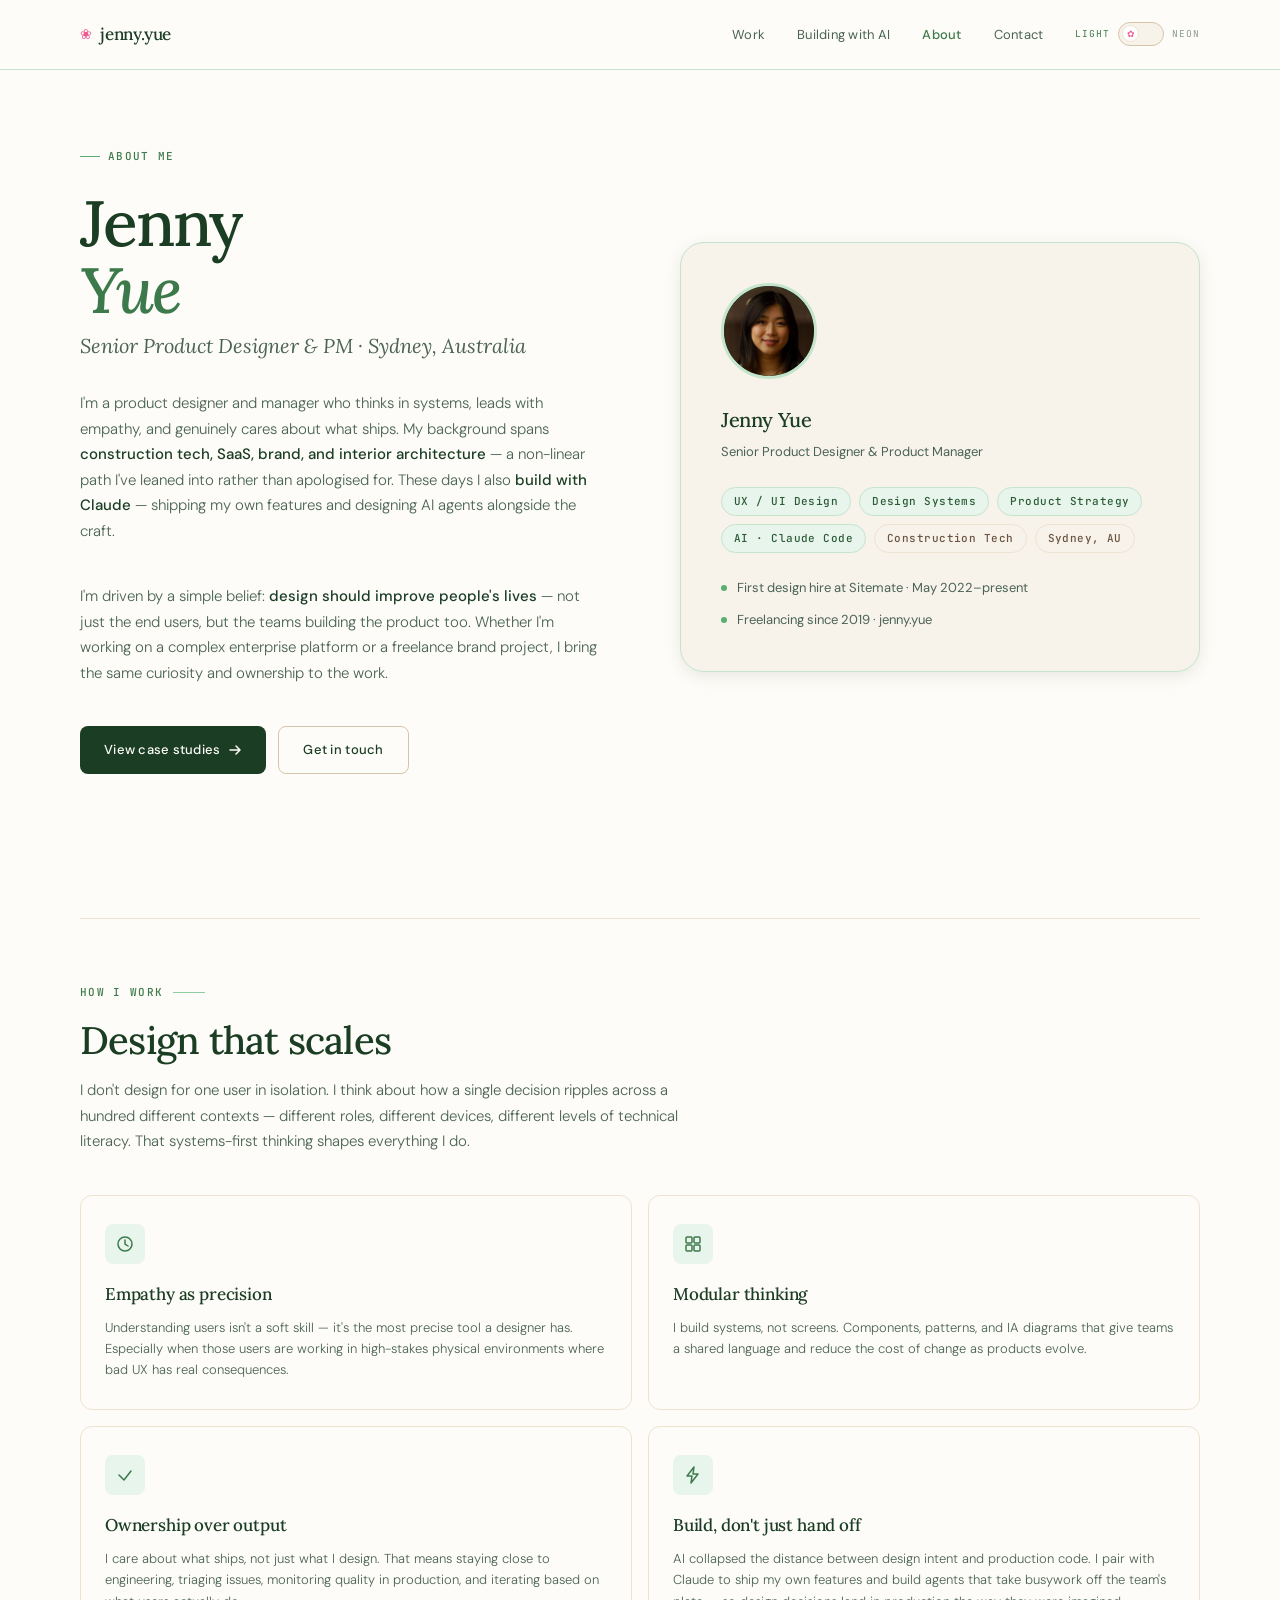
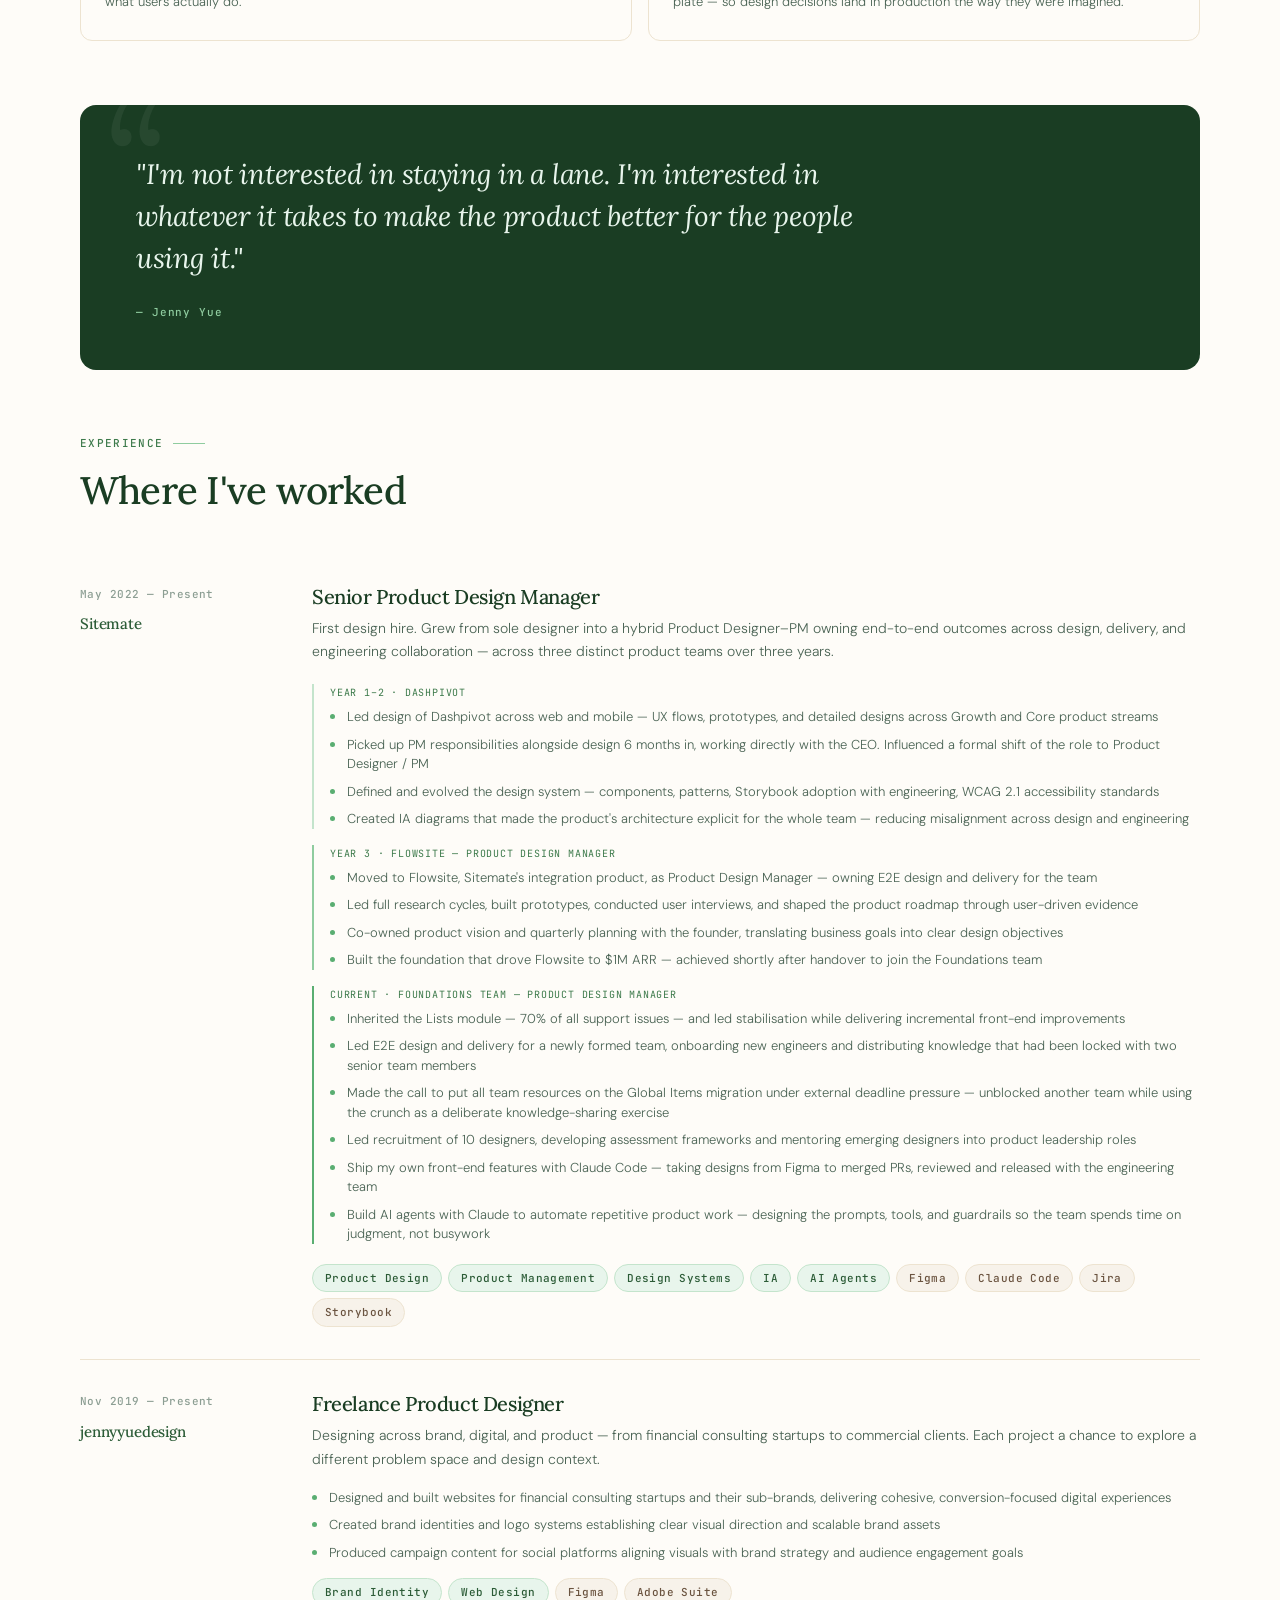
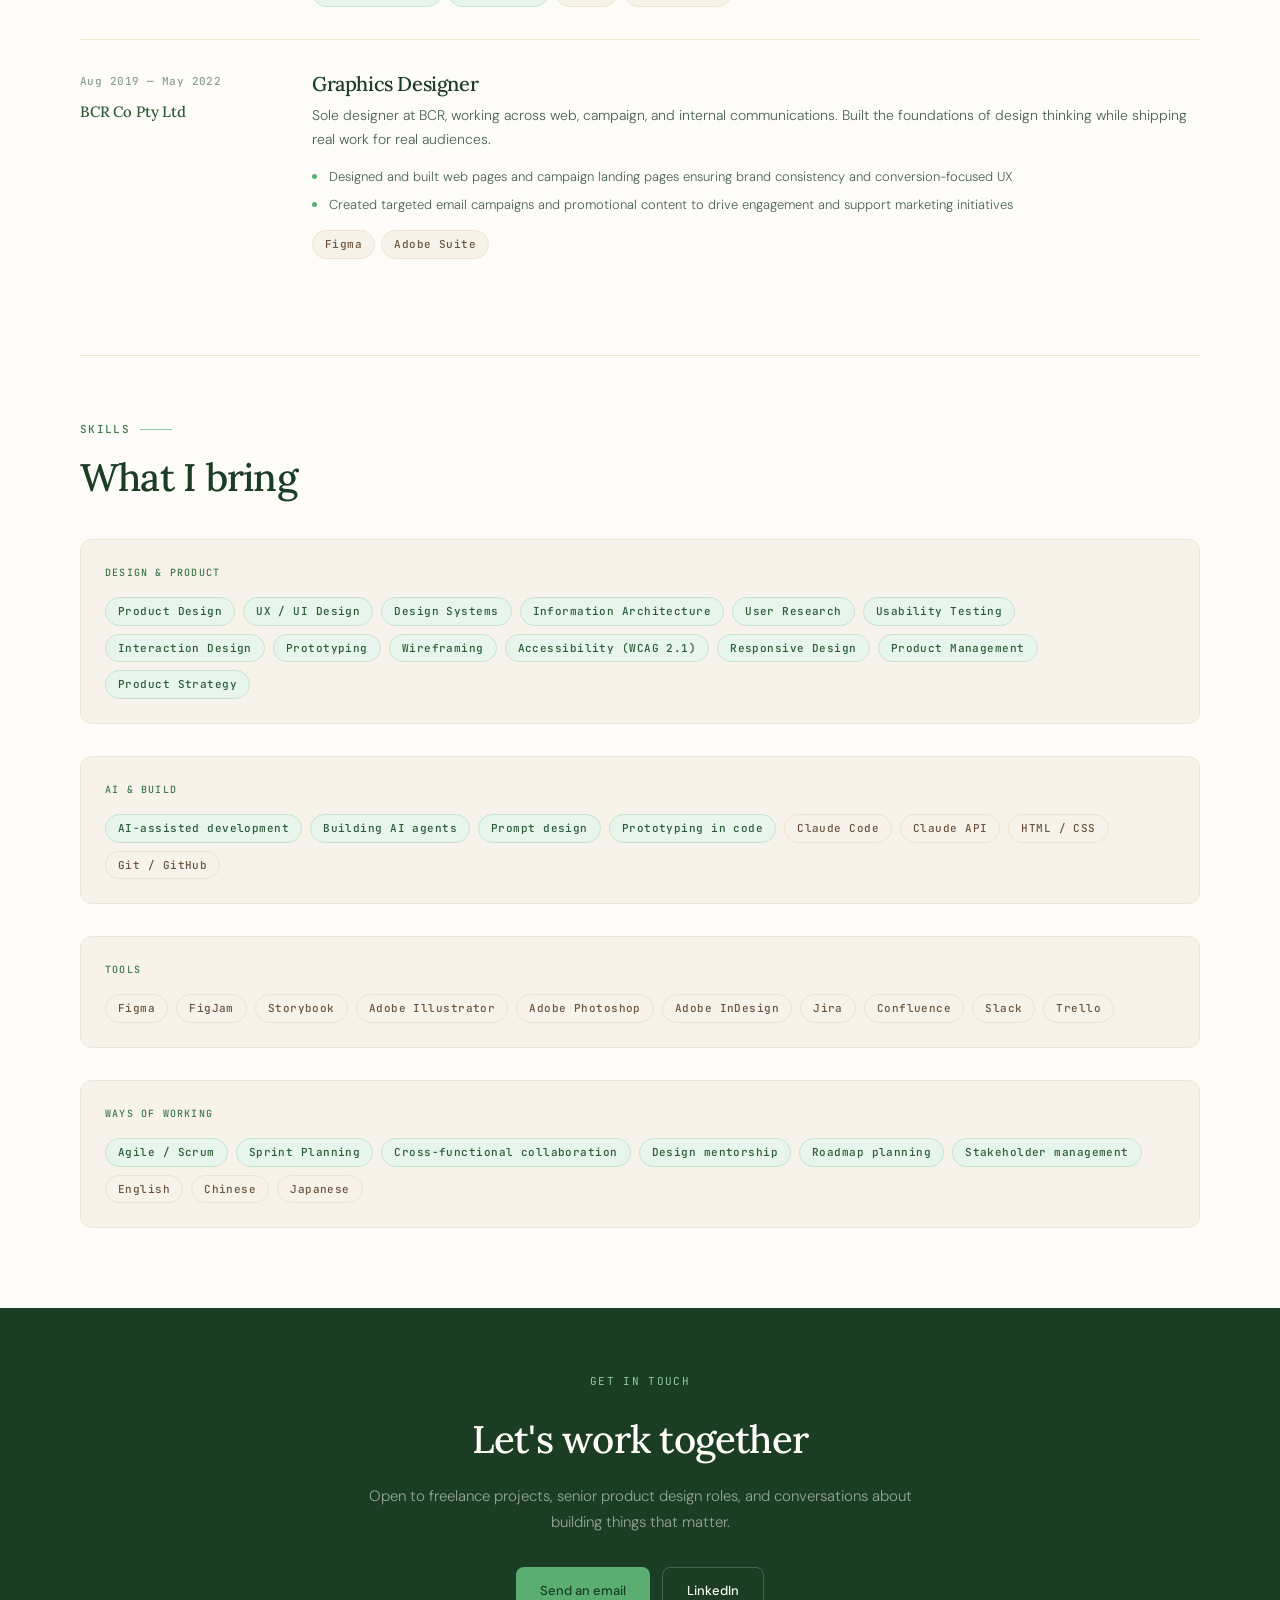
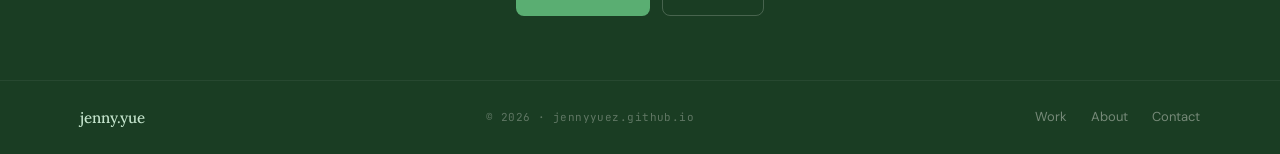
<file: about.html>
<!DOCTYPE html>
<html lang="en">
<head>
<meta charset="UTF-8">
<meta name="viewport" content="width=device-width, initial-scale=1.0">
<title>About — jenny.yue</title>
<link rel="preconnect" href="https://fonts.googleapis.com">
<link rel="preconnect" href="https://fonts.gstatic.com" crossorigin>
<link href="https://fonts.googleapis.com/css2?family=Lora:ital,wght@0,400;0,500;0,600;1,400;1,500&family=DM+Sans:opsz,wght@9..40,300;9..40,400;9..40,500&family=JetBrains+Mono:wght@400;500&display=swap" rel="stylesheet">
<style>
  /* ── Canopie tokens ── */
  :root {
    --canopy-100: #E8F5EC;
    --canopy-200: #C4E4CC;
    --canopy-300: #8FCC9F;
    --canopy-400: #5AAE72;
    --canopy-500: #3D7A4B;
    --canopy-600: #2C5C37;
    --canopy-700: #1A3D23;

    --soil-100: #F7F2EA;
    --soil-200: #EDE3D0;
    --soil-300: #D4C4A8;
    --soil-400: #B09A7A;
    --soil-500: #8C7355;
    --soil-600: #6B5440;
    --soil-700: #3D2E22;

    --bloom-400: #EE5A90;
    --bloom-500: #D93872;

    --sun-300: #FFD54F;
    --sun-500: #FFB300;

    --bg-base: #FEFCF8;
    --bg-subtle: #F7F2EA;
    --bg-overlay: #EDE3D0;
    --bg-inverse: #1A3D23;

    --text-primary: #1A3D23;
    --text-secondary: #4A6354;
    --text-tertiary: #8C9E93;
    --text-inverse: #FEFCF8;
    --text-disabled: #C4D0CA;

    --shadow-sm: 0 2px 6px rgba(26,61,35,0.08);
    --shadow-md: 0 4px 16px rgba(26,61,35,0.10);
    --shadow-lg: 0 8px 32px rgba(26,61,35,0.14);

    --radius-xs: 4px;
    --radius-sm: 8px;
    --radius-md: 12px;
    --radius-lg: 16px;
    --radius-xl: 24px;
    --radius-full: 9999px;

    --duration-fast: 150ms;
    --duration-normal: 250ms;
    --duration-slow: 400ms;
    --duration-leisurely: 600ms;

    --ease-default: cubic-bezier(0.4, 0, 0.2, 1);
    --ease-spring: cubic-bezier(0.34, 1.56, 0.64, 1);
    --ease-out: cubic-bezier(0, 0, 0.2, 1);

    --font-display: 'Lora', Georgia, serif;
    --font-body: 'DM Sans', 'Helvetica Neue', sans-serif;
    --font-mono: 'JetBrains Mono', monospace;
  }

  *, *::before, *::after { box-sizing: border-box; margin: 0; padding: 0; }
  html { scroll-behavior: smooth; }

  body {
    background: var(--bg-base);
    color: var(--text-primary);
    font-family: var(--font-body);
    font-size: 15px;
    line-height: 1.7;
    -webkit-font-smoothing: antialiased;
  }

  /* NAV */
  nav {
    position: fixed; top: 0; left: 0; right: 0; z-index: 100;
    padding: 20px 40px;
    background: rgba(254,252,248,0.92);
    backdrop-filter: blur(16px);
    border-bottom: 1px solid var(--canopy-200);
  }
  .nav-inner {
    max-width: 1120px; margin: 0 auto;
    display: flex; justify-content: space-between; align-items: center;
  }
  .nav-name {
    font-family: var(--font-display);
    font-size: 17px; font-weight: 500;
    color: var(--text-primary);
    text-decoration: none; letter-spacing: -0.01em;
  }
  .nav-links { display: flex; gap: 32px; list-style: none; }
  .nav-links a {
    font-size: 13px; color: var(--text-secondary);
    text-decoration: none; font-weight: 400;
    letter-spacing: 0.02em;
    transition: color var(--duration-fast) var(--ease-default);
  }
  .nav-links a:hover { color: var(--canopy-500); }
  .nav-links a.active { color: var(--canopy-500); font-weight: 500; }

  /* HERO */
  .hero {
    padding: 140px 40px 80px;
    max-width: 1200px; margin: 0 auto;
    display: grid; grid-template-columns: 1fr 1fr; gap: 80px; align-items: center;
  }
  .hero-left { }
  .hero-eyebrow {
    display: inline-flex; align-items: center; gap: 8px;
    font-family: var(--font-mono); font-size: 11px;
    font-weight: 500; letter-spacing: 0.12em; text-transform: uppercase;
    color: var(--canopy-500); margin-bottom: 24px;
  }
  .hero-eyebrow::before {
    content: ''; width: 20px; height: 1px; background: var(--canopy-400);
  }
  .hero-name {
    font-family: var(--font-display);
    font-size: clamp(3rem, 5vw, 5rem);
    font-weight: 500; line-height: 1.05;
    color: var(--text-primary);
    letter-spacing: -0.03em;
    margin-bottom: 8px;
  }
  .hero-name em {
    font-style: italic; color: var(--canopy-500);
  }
  .hero-role {
    font-family: var(--font-display);
    font-size: clamp(1rem, 2vw, 1.25rem);
    font-weight: 300; font-style: italic;
    color: var(--text-secondary);
    margin-bottom: 32px; line-height: 1.35;
  }
  .hero-bio {
    font-size: 15px; color: var(--text-secondary);
    line-height: 1.7; font-weight: 300;
    max-width: 520px; margin-bottom: 40px;
  }
  .hero-bio strong { color: var(--text-primary); font-weight: 500; }

  .hero-actions { display: flex; gap: 12px; flex-wrap: wrap; }
  .btn-primary {
    display: inline-flex; align-items: center; gap: 8px;
    background: var(--canopy-700); color: var(--text-inverse);
    text-decoration: none; padding: 12px 24px;
    font-size: 13px; font-weight: 500; letter-spacing: 0.02em;
    border-radius: var(--radius-sm);
    transition: background var(--duration-fast) var(--ease-default), transform var(--duration-fast) var(--ease-spring), box-shadow var(--duration-fast);
  }
  .btn-primary:hover {
    background: var(--canopy-600);
    transform: translateY(-1px);
    box-shadow: var(--shadow-md);
  }
  .btn-secondary {
    display: inline-flex; align-items: center; gap: 8px;
    background: transparent; color: var(--text-primary);
    text-decoration: none; padding: 12px 24px;
    font-size: 13px; font-weight: 500; letter-spacing: 0.02em;
    border-radius: var(--radius-sm);
    border: 1px solid var(--soil-300);
    transition: all var(--duration-fast) var(--ease-default);
  }
  .btn-secondary:hover {
    background: var(--bg-subtle);
    border-color: var(--canopy-300);
    color: var(--canopy-600);
  }

  /* AVATAR + CARD */
  .hero-right { position: relative; }
  .profile-card {
    background: var(--bg-subtle);
    border: 1px solid var(--canopy-200);
    border-radius: var(--radius-xl);
    padding: 40px;
    box-shadow: var(--shadow-md);
  }
  .avatar-ring {
    width: 96px; height: 96px;
    border-radius: var(--radius-full);
    background: var(--canopy-700);
    display: flex; align-items: center; justify-content: center;
    margin-bottom: 24px;
    font-family: var(--font-display);
    font-size: 2.5rem; font-weight: 500;
    color: var(--canopy-100);
    letter-spacing: -0.02em;
    border: 3px solid var(--canopy-200);
    overflow: hidden;
  }
  .avatar-ring img {
    width: 100%; height: 100%;
    object-fit: cover;
    border-radius: var(--radius-full);
  }
  .profile-name {
    font-family: var(--font-display);
    font-size: 20px; font-weight: 500;
    color: var(--text-primary); margin-bottom: 4px;
    letter-spacing: -0.02em;
  }
  .profile-title {
    font-size: 13px; color: var(--text-secondary);
    margin-bottom: 24px; font-weight: 400;
  }
  .profile-tags { display: flex; flex-wrap: wrap; gap: 8px; margin-bottom: 24px; }
  .tag {
    font-family: var(--font-mono);
    font-size: 11px; font-weight: 500;
    padding: 4px 12px;
    border-radius: var(--radius-full);
    border: 1px solid;
    letter-spacing: 0.04em;
  }
  .tag-green { background: var(--canopy-100); color: var(--canopy-600); border-color: var(--canopy-200); }
  .tag-soil { background: var(--soil-100); color: var(--soil-600); border-color: var(--soil-200); }
  .profile-meta { display: flex; flex-direction: column; gap: 10px; }
  .profile-meta-row {
    display: flex; align-items: center; gap: 10px;
    font-size: 13px; color: var(--text-secondary);
  }
  .meta-dot {
    width: 6px; height: 6px; border-radius: var(--radius-full);
    background: var(--canopy-400); flex-shrink: 0;
  }

  /* MAIN */
  main { max-width: 1200px; margin: 0 auto; padding: 0 40px 80px; }

  /* DIVIDER */
  .section-divider {
    height: 1px; background: var(--soil-200);
    margin: 64px 0;
  }

  /* SECTION LABELS */
  .section-eyebrow {
    font-family: var(--font-mono); font-size: 11px;
    font-weight: 500; letter-spacing: 0.12em; text-transform: uppercase;
    color: var(--canopy-500); margin-bottom: 16px;
    display: flex; align-items: center; gap: 10px;
  }
  .section-eyebrow::after {
    content: ''; flex: 0 0 32px; height: 1px; background: var(--canopy-300);
  }
  .section-heading {
    font-family: var(--font-display);
    font-size: clamp(1.8rem, 3vw, 2.5rem);
    font-weight: 500; line-height: 1.15;
    color: var(--text-primary); letter-spacing: -0.02em;
    margin-bottom: 16px;
  }
  .section-body {
    font-size: 15px; color: var(--text-secondary);
    line-height: 1.7; font-weight: 300; max-width: 640px;
    margin-bottom: 16px;
  }
  .section-body strong { color: var(--text-primary); font-weight: 500; }

  /* PHILOSOPHY */
  .philosophy-grid { display: grid; grid-template-columns: 1fr 1fr; gap: 16px; margin-top: 40px; }
  .philosophy-card {
    background: var(--bg-base);
    border: 1px solid var(--soil-200);
    border-radius: var(--radius-md);
    padding: 28px 24px;
    transition: box-shadow var(--duration-normal) var(--ease-default), transform var(--duration-normal) var(--ease-spring), border-color var(--duration-normal);
  }
  .philosophy-card:hover {
    box-shadow: var(--shadow-md);
    transform: translateY(-2px);
    border-color: var(--canopy-200);
  }
  .philosophy-icon {
    width: 40px; height: 40px;
    background: var(--canopy-100);
    border-radius: var(--radius-sm);
    display: flex; align-items: center; justify-content: center;
    margin-bottom: 16px;
  }
  .philosophy-icon svg { width: 20px; height: 20px; }
  .philosophy-title {
    font-family: var(--font-display);
    font-size: 17px; font-weight: 500;
    color: var(--text-primary); margin-bottom: 8px;
    letter-spacing: -0.01em;
  }
  .philosophy-text {
    font-size: 13px; color: var(--text-secondary);
    line-height: 1.65; font-weight: 300;
  }

  /* EXPERIENCE */
  .experience-list { display: flex; flex-direction: column; gap: 0; margin-top: 40px; }
  .exp-item {
    display: grid; grid-template-columns: 200px 1fr;
    gap: 32px; padding: 32px 0;
    border-bottom: 1px solid var(--soil-200);
    opacity: 0; transform: translateY(16px);
    transition: opacity var(--duration-leisurely) var(--ease-out), transform var(--duration-leisurely) var(--ease-out);
  }
  .exp-item.visible { opacity: 1; transform: translateY(0); }
  .exp-item:last-child { border-bottom: none; }
  .exp-left { }
  .exp-period {
    font-family: var(--font-mono); font-size: 11px;
    color: var(--text-tertiary); letter-spacing: 0.04em;
    margin-bottom: 8px; font-weight: 500;
  }
  .exp-company {
    font-family: var(--font-display);
    font-size: 15px; font-weight: 500;
    color: var(--canopy-600); letter-spacing: -0.01em;
  }
  .exp-right { }
  .exp-role {
    font-family: var(--font-display);
    font-size: 20px; font-weight: 500;
    color: var(--text-primary); letter-spacing: -0.02em;
    margin-bottom: 8px; line-height: 1.2;
  }
  .exp-desc {
    font-size: 14px; color: var(--text-secondary);
    line-height: 1.7; font-weight: 300; margin-bottom: 16px;
  }
  .exp-highlights { display: flex; flex-direction: column; gap: 8px; }
  .exp-highlight {
    display: flex; gap: 12px; align-items: flex-start;
    font-size: 13px; color: var(--text-secondary);
    line-height: 1.5; font-weight: 300;
  }
  .highlight-dot {
    width: 5px; height: 5px; border-radius: var(--radius-full);
    background: var(--canopy-400); flex-shrink: 0; margin-top: 7px;
  }
  .exp-tags { display: flex; flex-wrap: wrap; gap: 6px; margin-top: 16px; }

  /* SKILLS */
  .skills-grid { display: flex; flex-direction: column; gap: 32px; margin-top: 40px; }
  .skill-group {
    background: var(--bg-subtle);
    border: 1px solid var(--soil-200);
    border-radius: var(--radius-md);
    padding: 24px;
  }
  .skill-group-label {
    font-family: var(--font-mono); font-size: 10px;
    font-weight: 500; letter-spacing: 0.12em; text-transform: uppercase;
    color: var(--canopy-500); margin-bottom: 16px;
  }
  .skill-badges { display: flex; flex-wrap: wrap; gap: 8px; }

  /* PULLQUOTE */
  .pullquote {
    background: var(--canopy-700);
    border-radius: var(--radius-lg);
    padding: 48px 56px;
    margin: 64px 0;
    position: relative; overflow: hidden;
  }
  .pullquote::before {
    content: '\201C';
    font-family: var(--font-display);
    font-size: 160px; font-weight: 300;
    color: rgba(255,255,255,0.06);
    position: absolute; top: -20px; left: 24px;
    line-height: 1; pointer-events: none;
  }
  .pullquote-text {
    font-family: var(--font-display);
    font-size: clamp(1.2rem, 2.5vw, 1.75rem);
    font-style: italic; font-weight: 300;
    color: var(--canopy-100);
    line-height: 1.5; letter-spacing: -0.01em;
    position: relative; z-index: 1;
    max-width: 720px;
  }
  .pullquote-attr {
    font-family: var(--font-mono);
    font-size: 11px; letter-spacing: 0.08em;
    color: var(--canopy-300);
    margin-top: 24px; font-weight: 500;
    position: relative; z-index: 1;
  }

  /* EDUCATION */
  .education-card {
    background: var(--bg-subtle);
    border: 1px solid var(--soil-200);
    border-radius: var(--radius-md);
    padding: 32px; margin-top: 40px;
    display: flex; gap: 32px; align-items: flex-start;
  }
  .edu-icon {
    width: 48px; height: 48px; flex-shrink: 0;
    background: var(--canopy-100);
    border-radius: var(--radius-sm);
    display: flex; align-items: center; justify-content: center;
  }
  .edu-degree {
    font-family: var(--font-display);
    font-size: 17px; font-weight: 500;
    color: var(--text-primary); margin-bottom: 4px;
    letter-spacing: -0.01em;
  }
  .edu-school { font-size: 13px; color: var(--canopy-500); margin-bottom: 4px; font-weight: 500; }
  .edu-period { font-family: var(--font-mono); font-size: 11px; color: var(--text-tertiary); letter-spacing: 0.04em; }

  /* CONTACT STRIP */
  .contact-strip {
    background: var(--bg-inverse);
    padding: 64px 40px;
    text-align: center;
    margin-top: 0;
  }
  .contact-inner { max-width: 560px; margin: 0 auto; }
  .contact-label {
    font-family: var(--font-mono); font-size: 11px;
    letter-spacing: 0.12em; text-transform: uppercase;
    color: var(--canopy-300); margin-bottom: 16px;
  }
  .contact-heading {
    font-family: var(--font-display);
    font-size: clamp(1.8rem, 3vw, 2.5rem);
    font-weight: 500; color: var(--text-inverse);
    letter-spacing: -0.02em; margin-bottom: 12px;
  }
  .contact-sub {
    font-size: 15px; color: rgba(254,252,248,0.55);
    font-weight: 300; margin-bottom: 32px;
  }
  .contact-actions { display: flex; gap: 12px; justify-content: center; flex-wrap: wrap; }
  .contact-btn {
    display: inline-flex; align-items: center; gap: 8px;
    padding: 12px 24px; border-radius: var(--radius-sm);
    font-size: 13px; font-weight: 500; text-decoration: none;
    transition: all var(--duration-fast) var(--ease-default);
  }
  .contact-btn-primary {
    background: var(--canopy-400); color: var(--bg-inverse);
  }
  .contact-btn-primary:hover { background: var(--canopy-300); }
  .contact-btn-ghost {
    background: transparent; color: var(--text-inverse);
    border: 1px solid rgba(254,252,248,0.2);
  }
  .contact-btn-ghost:hover { border-color: rgba(254,252,248,0.5); background: rgba(254,252,248,0.05); }

  /* FOOTER */
  footer {
    background: var(--bg-inverse);
    border-top: 1px solid rgba(255,255,255,0.06);
    padding: 24px 40px;
  }
  .footer-inner {
    max-width: 1120px; margin: 0 auto;
    display: flex; justify-content: space-between; align-items: center;
  }
  .footer-name { font-family: var(--font-display); font-size: 15px; color: var(--canopy-200); font-weight: 500; }
  .footer-copy { font-family: var(--font-mono); font-size: 11px; color: rgba(254,252,248,0.3); letter-spacing: 0.04em; }
  .footer-links { display: flex; gap: 24px; }
  .footer-links a { font-size: 13px; color: rgba(254,252,248,0.4); text-decoration: none; transition: color var(--duration-fast); }
  .footer-links a:hover { color: var(--canopy-200); }

  /* ANIM */
  @keyframes fadeUp {
    from { opacity: 0; transform: translateY(20px); }
    to { opacity: 1; transform: translateY(0); }
  }
  .hero-left > * { animation: fadeUp var(--duration-leisurely) var(--ease-out) both; }
  .hero-eyebrow { animation-delay: 0.05s; }
  .hero-name    { animation-delay: 0.15s; }
  .hero-role    { animation-delay: 0.22s; }
  .hero-bio     { animation-delay: 0.30s; }
  .hero-actions { animation-delay: 0.38s; }
  .hero-right   { animation: fadeUp 0.7s 0.25s var(--ease-out) both; }

  /* RESPONSIVE */
  @media (max-width: 900px) {
    nav { padding: 16px 20px; }
    .nav-links { display: none; }
    .hero { grid-template-columns: 1fr; padding: 100px 20px 48px; gap: 40px; }
    main { padding: 0 20px 60px; }
    .philosophy-grid, .skills-grid { grid-template-columns: 1fr; }
    .exp-item { grid-template-columns: 1fr; gap: 8px; }
    .pullquote { padding: 32px 28px; }
    .contact-strip { padding: 48px 20px; }
    footer { padding: 20px; }
    .footer-inner { flex-direction: column; gap: 12px; text-align: center; }
  }
</style>
<link rel="stylesheet" href="theme.css">
</head>
<body>
<script>(function(){try{var t=localStorage.getItem('theme');if(t==='dark'||(!t&&matchMedia('(prefers-color-scheme: dark)').matches))document.body.classList.add('dark')}catch(e){}})()</script>

<!-- NAV -->
<nav>
  <div class="nav-inner">
    <a href="index.html" class="nav-name">jenny.yue</a>
    <ul class="nav-links">
      <li><a href="index.html#work">Work</a></li>
      <li><a href="index.html#ai">Building with AI</a></li>
      <li><a href="about.html" class="active">About</a></li>
      <li><a href="mailto:jennyyuedesign@gmail.com">Contact</a></li>
      <li><button class="mode-toggle" aria-label="Switch between light and neon mode"><span class="mt-label l-light">light</span><span class="mt-switch"></span><span class="mt-label l-neon">neon</span></button></li>
    </ul>
  </div>
</nav>

<!-- HERO -->
<section class="hero">
  <div class="hero-left">
    <span class="hero-eyebrow">About me</span>
    <h1 class="hero-name">Jenny<br><em>Yue</em></h1>
    <p class="hero-role">Senior Product Designer & PM · Sydney, Australia</p>
    <p class="hero-bio">
      I'm a product designer and manager who thinks in systems, leads with empathy, and genuinely cares about what ships. My background spans <strong>construction tech, SaaS, brand, and interior architecture</strong> — a non-linear path I've leaned into rather than apologised for. These days I also <strong>build with Claude</strong> — shipping my own features and designing AI agents alongside the craft.
    </p>
    <p class="hero-bio">
      I'm driven by a simple belief: <strong>design should improve people's lives</strong> — not just the end users, but the teams building the product too. Whether I'm working on a complex enterprise platform or a freelance brand project, I bring the same curiosity and ownership to the work.
    </p>
    <div class="hero-actions">
      <a href="index.html" class="btn-primary">
        View case studies
        <svg width="14" height="14" viewBox="0 0 14 14" fill="none"><path d="M2 7h10M8 3l4 4-4 4" stroke="currentColor" stroke-width="1.5" stroke-linecap="round" stroke-linejoin="round"/></svg>
      </a>
      <a href="mailto:jennyyuedesign@gmail.com" class="btn-secondary">Get in touch</a>
    </div>
  </div>

  <div class="hero-right">
    <div class="profile-card">
      <div class="avatar-ring"><img src="assets/profile.png" alt="Jenny Yue" onerror="this.remove()"></div>
      <div class="profile-name">Jenny Yue</div>
      <div class="profile-title">Senior Product Designer & Product Manager</div>
      <div class="profile-tags">
        <span class="tag tag-green">UX / UI Design</span>
        <span class="tag tag-green">Design Systems</span>
        <span class="tag tag-green">Product Strategy</span>
        <span class="tag tag-green">AI · Claude Code</span>
        <span class="tag tag-soil">Construction Tech</span>
        <span class="tag tag-soil">Sydney, AU</span>
      </div>
      <div class="profile-meta">
        <div class="profile-meta-row">
          <div class="meta-dot"></div>
          <span>First design hire at Sitemate · May 2022–present</span>
        </div>
        <div class="profile-meta-row">
          <div class="meta-dot"></div>
          <span>Freelancing since 2019 · jenny.yue</span>
        </div>
      </div>
    </div>
  </div>
</section>

<main>

  <!-- PHILOSOPHY -->
  <div class="section-divider"></div>
  <div id="philosophy">
    <p class="section-eyebrow">How I work</p>
    <h2 class="section-heading">Design that scales</h2>
    <p class="section-body">I don't design for one user in isolation. I think about how a single decision ripples across a hundred different contexts — different roles, different devices, different levels of technical literacy. That systems-first thinking shapes everything I do.</p>

    <div class="philosophy-grid">
      <div class="philosophy-card">
        <div class="philosophy-icon">
          <svg viewBox="0 0 20 20" fill="none" xmlns="http://www.w3.org/2000/svg">
            <circle cx="10" cy="10" r="7" stroke="#3D7A4B" stroke-width="1.5"/>
            <path d="M10 6v4l3 2" stroke="#3D7A4B" stroke-width="1.5" stroke-linecap="round"/>
          </svg>
        </div>
        <div class="philosophy-title">Empathy as precision</div>
        <div class="philosophy-text">Understanding users isn't a soft skill — it's the most precise tool a designer has. Especially when those users are working in high-stakes physical environments where bad UX has real consequences.</div>
      </div>
      <div class="philosophy-card">
        <div class="philosophy-icon">
          <svg viewBox="0 0 20 20" fill="none" xmlns="http://www.w3.org/2000/svg">
            <rect x="3" y="3" width="6" height="6" rx="1" stroke="#3D7A4B" stroke-width="1.5"/>
            <rect x="11" y="3" width="6" height="6" rx="1" stroke="#3D7A4B" stroke-width="1.5"/>
            <rect x="3" y="11" width="6" height="6" rx="1" stroke="#3D7A4B" stroke-width="1.5"/>
            <rect x="11" y="11" width="6" height="6" rx="1" stroke="#3D7A4B" stroke-width="1.5"/>
          </svg>
        </div>
        <div class="philosophy-title">Modular thinking</div>
        <div class="philosophy-text">I build systems, not screens. Components, patterns, and IA diagrams that give teams a shared language and reduce the cost of change as products evolve.</div>
      </div>
      <div class="philosophy-card">
        <div class="philosophy-icon">
          <svg viewBox="0 0 20 20" fill="none" xmlns="http://www.w3.org/2000/svg">
            <path d="M4 10l5 5 7-9" stroke="#3D7A4B" stroke-width="1.5" stroke-linecap="round" stroke-linejoin="round"/>
          </svg>
        </div>
        <div class="philosophy-title">Ownership over output</div>
        <div class="philosophy-text">I care about what ships, not just what I design. That means staying close to engineering, triaging issues, monitoring quality in production, and iterating based on what users actually do.</div>
      </div>
      <div class="philosophy-card">
        <div class="philosophy-icon">
          <svg viewBox="0 0 20 20" fill="none" xmlns="http://www.w3.org/2000/svg">
            <path d="M11 2L4 11h5l-1 7 7-9h-5l1-7z" stroke="#3D7A4B" stroke-width="1.5" stroke-linecap="round" stroke-linejoin="round"/>
          </svg>
        </div>
        <div class="philosophy-title">Build, don't just hand off</div>
        <div class="philosophy-text">AI collapsed the distance between design intent and production code. I pair with Claude to ship my own features and build agents that take busywork off the team's plate — so design decisions land in production the way they were imagined.</div>
      </div>
    </div>
  </div>

  <!-- PULLQUOTE -->
  <div class="pullquote">
    <p class="pullquote-text">"I'm not interested in staying in a lane. I'm interested in whatever it takes to make the product better for the people using it."</p>
    <p class="pullquote-attr">— Jenny Yue</p>
  </div>

  <!-- EXPERIENCE -->
  <div id="experience">
    <p class="section-eyebrow">Experience</p>
    <h2 class="section-heading">Where I've worked</h2>

    <div class="experience-list">

      <div class="exp-item">
        <div class="exp-left">
          <div class="exp-period">May 2022 — Present</div>
          <div class="exp-company">Sitemate</div>
        </div>
        <div class="exp-right">
          <div class="exp-role">Senior Product Design Manager</div>
          <p class="exp-desc">First design hire. Grew from sole designer into a hybrid Product Designer–PM owning end-to-end outcomes across design, delivery, and engineering collaboration — across three distinct product teams over three years.</p>

          <div style="margin-top:20px;display:flex;flex-direction:column;gap:16px">

            <div style="border-left:2px solid var(--canopy-200);padding-left:16px">
              <div style="font-family:var(--font-mono);font-size:10px;color:var(--canopy-500);letter-spacing:0.08em;text-transform:uppercase;margin-bottom:6px">Year 1–2 · Dashpivot</div>
              <div class="exp-highlights">
                <div class="exp-highlight"><div class="highlight-dot"></div><span>Led design of Dashpivot across web and mobile — UX flows, prototypes, and detailed designs across Growth and Core product streams</span></div>
                <div class="exp-highlight"><div class="highlight-dot"></div><span>Picked up PM responsibilities alongside design 6 months in, working directly with the CEO. Influenced a formal shift of the role to Product Designer / PM</span></div>
                <div class="exp-highlight"><div class="highlight-dot"></div><span>Defined and evolved the design system — components, patterns, Storybook adoption with engineering, WCAG 2.1 accessibility standards</span></div>
                <div class="exp-highlight"><div class="highlight-dot"></div><span>Created IA diagrams that made the product's architecture explicit for the whole team — reducing misalignment across design and engineering</span></div>
              </div>
            </div>

            <div style="border-left:2px solid var(--canopy-300);padding-left:16px">
              <div style="font-family:var(--font-mono);font-size:10px;color:var(--canopy-500);letter-spacing:0.08em;text-transform:uppercase;margin-bottom:6px">Year 3 · Flowsite — Product Design Manager</div>
              <div class="exp-highlights">
                <div class="exp-highlight"><div class="highlight-dot"></div><span>Moved to Flowsite, Sitemate's integration product, as Product Design Manager — owning E2E design and delivery for the team</span></div>
                <div class="exp-highlight"><div class="highlight-dot"></div><span>Led full research cycles, built prototypes, conducted user interviews, and shaped the product roadmap through user-driven evidence</span></div>
                <div class="exp-highlight"><div class="highlight-dot"></div><span>Co-owned product vision and quarterly planning with the founder, translating business goals into clear design objectives</span></div>
                <div class="exp-highlight"><div class="highlight-dot"></div><span>Built the foundation that drove Flowsite to $1M ARR — achieved shortly after handover to join the Foundations team</span></div>
              </div>
            </div>

            <div style="border-left:2px solid var(--canopy-400);padding-left:16px">
              <div style="font-family:var(--font-mono);font-size:10px;color:var(--canopy-500);letter-spacing:0.08em;text-transform:uppercase;margin-bottom:6px">Current · Foundations Team — Product Design Manager</div>
              <div class="exp-highlights">
                <div class="exp-highlight"><div class="highlight-dot"></div><span>Inherited the Lists module — 70% of all support issues — and led stabilisation while delivering incremental front-end improvements</span></div>
                <div class="exp-highlight"><div class="highlight-dot"></div><span>Led E2E design and delivery for a newly formed team, onboarding new engineers and distributing knowledge that had been locked with two senior team members</span></div>
                <div class="exp-highlight"><div class="highlight-dot"></div><span>Made the call to put all team resources on the Global Items migration under external deadline pressure — unblocked another team while using the crunch as a deliberate knowledge-sharing exercise</span></div>
                <div class="exp-highlight"><div class="highlight-dot"></div><span>Led recruitment of 10 designers, developing assessment frameworks and mentoring emerging designers into product leadership roles</span></div>
                <div class="exp-highlight"><div class="highlight-dot"></div><span>Ship my own front-end features with Claude Code — taking designs from Figma to merged PRs, reviewed and released with the engineering team</span></div>
                <div class="exp-highlight"><div class="highlight-dot"></div><span>Build AI agents with Claude to automate repetitive product work — designing the prompts, tools, and guardrails so the team spends time on judgment, not busywork</span></div>
              </div>
            </div>

          </div>

          <div class="exp-tags" style="margin-top:20px">
            <span class="tag tag-green">Product Design</span>
            <span class="tag tag-green">Product Management</span>
            <span class="tag tag-green">Design Systems</span>
            <span class="tag tag-green">IA</span>
            <span class="tag tag-green">AI Agents</span>
            <span class="tag tag-soil">Figma</span>
            <span class="tag tag-soil">Claude Code</span>
            <span class="tag tag-soil">Jira</span>
            <span class="tag tag-soil">Storybook</span>
          </div>
        </div>
      </div>

      <div class="exp-item">
        <div class="exp-left">
          <div class="exp-period">Nov 2019 — Present</div>
          <div class="exp-company">jennyyuedesign</div>
        </div>
        <div class="exp-right">
          <div class="exp-role">Freelance Product Designer</div>
          <p class="exp-desc">Designing across brand, digital, and product — from financial consulting startups to commercial clients. Each project a chance to explore a different problem space and design context.</p>
          <div class="exp-highlights">
            <div class="exp-highlight"><div class="highlight-dot"></div><span>Designed and built websites for financial consulting startups and their sub-brands, delivering cohesive, conversion-focused digital experiences</span></div>
            <div class="exp-highlight"><div class="highlight-dot"></div><span>Created brand identities and logo systems establishing clear visual direction and scalable brand assets</span></div>
            <div class="exp-highlight"><div class="highlight-dot"></div><span>Produced campaign content for social platforms aligning visuals with brand strategy and audience engagement goals</span></div>
          </div>
          <div class="exp-tags">
            <span class="tag tag-green">Brand Identity</span>
            <span class="tag tag-green">Web Design</span>
            <span class="tag tag-soil">Figma</span>
            <span class="tag tag-soil">Adobe Suite</span>
          </div>
        </div>
      </div>

      <div class="exp-item">
        <div class="exp-left">
          <div class="exp-period">Aug 2019 — May 2022</div>
          <div class="exp-company">BCR Co Pty Ltd</div>
        </div>
        <div class="exp-right">
          <div class="exp-role">Graphics Designer</div>
          <p class="exp-desc">Sole designer at BCR, working across web, campaign, and internal communications. Built the foundations of design thinking while shipping real work for real audiences.</p>
          <div class="exp-highlights">
            <div class="exp-highlight"><div class="highlight-dot"></div><span>Designed and built web pages and campaign landing pages ensuring brand consistency and conversion-focused UX</span></div>
            <div class="exp-highlight"><div class="highlight-dot"></div><span>Created targeted email campaigns and promotional content to drive engagement and support marketing initiatives</span></div>
          </div>
          <div class="exp-tags">
            <span class="tag tag-soil">Figma</span>
            <span class="tag tag-soil">Adobe Suite</span>
          </div>
        </div>
      </div>

    </div>
  </div>

  <!-- SKILLS -->
  <div class="section-divider"></div>
  <div id="skills">
    <p class="section-eyebrow">Skills</p>
    <h2 class="section-heading">What I bring</h2>

    <div class="skills-grid">
      <div class="skill-group">
        <div class="skill-group-label">Design &amp; Product</div>
        <div class="skill-badges">
          <span class="tag tag-green">Product Design</span>
          <span class="tag tag-green">UX / UI Design</span>
          <span class="tag tag-green">Design Systems</span>
          <span class="tag tag-green">Information Architecture</span>
          <span class="tag tag-green">User Research</span>
          <span class="tag tag-green">Usability Testing</span>
          <span class="tag tag-green">Interaction Design</span>
          <span class="tag tag-green">Prototyping</span>
          <span class="tag tag-green">Wireframing</span>
          <span class="tag tag-green">Accessibility (WCAG 2.1)</span>
          <span class="tag tag-green">Responsive Design</span>
          <span class="tag tag-green">Product Management</span>
          <span class="tag tag-green">Product Strategy</span>
        </div>
      </div>
      <div class="skill-group">
        <div class="skill-group-label">AI &amp; Build</div>
        <div class="skill-badges">
          <span class="tag tag-green">AI-assisted development</span>
          <span class="tag tag-green">Building AI agents</span>
          <span class="tag tag-green">Prompt design</span>
          <span class="tag tag-green">Prototyping in code</span>
          <span class="tag tag-soil">Claude Code</span>
          <span class="tag tag-soil">Claude API</span>
          <span class="tag tag-soil">HTML / CSS</span>
          <span class="tag tag-soil">Git / GitHub</span>
        </div>
      </div>
      <div class="skill-group">
        <div class="skill-group-label">Tools</div>
        <div class="skill-badges">
          <span class="tag tag-soil">Figma</span>
          <span class="tag tag-soil">FigJam</span>
          <span class="tag tag-soil">Storybook</span>
          <span class="tag tag-soil">Adobe Illustrator</span>
          <span class="tag tag-soil">Adobe Photoshop</span>
          <span class="tag tag-soil">Adobe InDesign</span>
          <span class="tag tag-soil">Jira</span>
          <span class="tag tag-soil">Confluence</span>
          <span class="tag tag-soil">Slack</span>
          <span class="tag tag-soil">Trello</span>
        </div>
      </div>
      <div class="skill-group">
        <div class="skill-group-label">Ways of working</div>
        <div class="skill-badges">
          <span class="tag tag-green">Agile / Scrum</span>
          <span class="tag tag-green">Sprint Planning</span>
          <span class="tag tag-green">Cross-functional collaboration</span>
          <span class="tag tag-green">Design mentorship</span>
          <span class="tag tag-green">Roadmap planning</span>
          <span class="tag tag-green">Stakeholder management</span>
          <span class="tag tag-soil">English</span>
          <span class="tag tag-soil">Chinese</span>
          <span class="tag tag-soil">Japanese</span>
        </div>
      </div>
    </div>
  </div>


</main>

<!-- CONTACT -->
<section class="contact-strip">
  <div class="contact-inner">
    <p class="contact-label">Get in touch</p>
    <h2 class="contact-heading">Let's work together</h2>
    <p class="contact-sub">Open to freelance projects, senior product design roles, and conversations about building things that matter.</p>
    <div class="contact-actions">
      <a href="mailto:jennyyuedesign@gmail.com" class="contact-btn contact-btn-primary">Send an email</a>
      <a href="https://linkedin.com/in/jennifer-zhou-6446b0180" class="contact-btn contact-btn-ghost" target="_blank">LinkedIn</a>
    </div>
  </div>
</section>

<footer>
  <div class="footer-inner">
    <div class="footer-name">jenny.yue</div>
    <div class="footer-copy">© 2026 · jennyyuez.github.io</div>
    <div class="footer-links">
      <a href="index.html">Work</a>
      <a href="about.html">About</a>
      <a href="mailto:jennyyuedesign@gmail.com">Contact</a>
    </div>
  </div>
</footer>

<script>
  // Scroll reveal for experience items
  const observer = new IntersectionObserver((entries) => {
    entries.forEach((entry, i) => {
      if (entry.isIntersecting) {
        setTimeout(() => entry.target.classList.add('visible'), i * 80);
      }
    });
  }, { threshold: 0.1 });
  document.querySelectorAll('.exp-item').forEach(el => observer.observe(el));



  document.querySelectorAll('.mode-toggle').forEach(b => b.addEventListener('click', () => {
    const apply = () => {
      const dark = document.body.classList.toggle('dark');
      try { localStorage.setItem('theme', dark ? 'dark' : 'light'); } catch (e) {}
    };
    if (document.startViewTransition) {
      document.documentElement.classList.add('vt');
      const vt = document.startViewTransition(apply);
      vt.finished.finally(() => document.documentElement.classList.remove('vt'));
      return;
    }
    document.body.classList.add('theme-transition');
    apply();
    clearTimeout(window.__themeFade);
    window.__themeFade = setTimeout(() => document.body.classList.remove('theme-transition'), 1000);
  }));
</script>

</body>
</html>
</file>
<file: theme.css>
/* ─────────────────────────────────────────────────────────────
   theme.css — light ⇄ neon mode
   Light mode: the existing token values (untouched).
   Neon mode: body.dark overrides every token, plus targeted
   fixes for hardcoded colours inside illustrations.
   ───────────────────────────────────────────────────────────── */

body { transition: background 900ms ease, color 900ms ease; }

/* spinning flower mark next to the wordmark (all pages) */
.nav-name{display:inline-flex;align-items:center;gap:8px}
.nav-name::before{
  content:'\2740';
  color:var(--bloom-400);
  font-size:14px;line-height:1;
  animation:flowerSpin 7s linear infinite;
}
body.dark .nav-name::before{text-shadow:0 0 10px rgba(255,77,166,0.6)}
@keyframes flowerSpin{to{transform:rotate(360deg)}}

body.dark{
  /* core surfaces */
  --bg-base:#0B0F1E;
  --bg-subtle:#10172E;
  --bg-inverse:#060912;
  /* text */
  --text-primary:#EAF1FF;
  --text-secondary:#9FB0CE;
  --text-tertiary:#6E80A6;
  --text-inverse:#EAF1FF;
  /* canopy → neon mint */
  --canopy-100:rgba(92,255,154,0.08);
  --canopy-200:rgba(92,255,154,0.28);
  --canopy-300:#8FFFC0;
  --canopy-400:#5CFF9A;
  --canopy-500:#49E889;
  --canopy-600:#5CFF9A;
  --canopy-700:#0E2A1B;
  /* soil → indigo dusk */
  --soil-100:#151D38;
  --soil-200:rgba(128,148,255,0.16);
  --soil-300:#3C4870;
  --soil-400:#5E6F92;
  --soil-500:#93A3C8;
  --soil-600:#B7C4E4;
  /* bloom → hot magenta, sun → electric yellow */
  --bloom-100:rgba(255,77,166,0.10);
  --bloom-300:#FF7ABF;
  --bloom-400:#FF4DA6;
  --bloom-500:#FF2E97;
  --sun-100:rgba(255,225,77,0.10);
  --sun-300:#FFE14D;
  --sun-500:#FFD21E;
  /* shadows → glows */
  --shadow-sm:0 0 12px rgba(92,255,154,0.07);
  --shadow-md:0 0 26px rgba(92,255,154,0.10);
  --shadow-lg:0 0 40px rgba(92,255,154,0.14);
  background:var(--bg-base);
  color:var(--text-primary);
}

/* nav + footer */
body.dark nav{background:rgba(11,15,30,0.88);border-bottom-color:rgba(92,255,154,0.22)}
body.dark .nav-cta{background:transparent!important;border:1px solid var(--canopy-400);color:var(--canopy-400)!important;box-shadow:0 0 14px rgba(92,255,154,0.25),inset 0 0 8px rgba(92,255,154,0.08)}
body.dark footer{background:var(--bg-inverse);border-top-color:rgba(92,255,154,0.2)}
body.dark .footer-name{color:var(--canopy-300)}

/* glow on display italics + drawn lines */
body.dark .hero-headline em,body.dark .hero-title em,body.dark .section-heading em,
body.dark .work-heading em,body.dark .about-heading em,body.dark .range-heading em,
body.dark .contact-heading em,body.dark .ai-heading em,body.dark .reflections-heading em{
  color:var(--canopy-400);text-shadow:0 0 22px rgba(92,255,154,0.55),0 0 60px rgba(92,255,154,0.25);
}
body.dark :is(.squiggle-word,.tangle-word,.calm-word) svg path{
  stroke:var(--bloom-400);filter:drop-shadow(0 0 6px rgba(255,77,166,0.7));
}
body.dark .hero-badge text{fill:var(--canopy-400)}
body.dark ::selection{background:var(--bloom-400);color:#0B0F1E}

/* retro grid horizon behind heroes — always present, fades in */
.hero{position:relative}
.hero::before{
  content:'';position:absolute;inset:0;pointer-events:none;z-index:-1;
  opacity:0;transition:opacity 900ms ease;
  background:
    radial-gradient(ellipse 55% 45% at 75% 15%,rgba(255,77,166,0.10),transparent 62%),
    radial-gradient(ellipse 50% 45% at 15% 85%,rgba(92,255,154,0.08),transparent 60%),
    linear-gradient(rgba(92,255,154,0.045) 1px,transparent 1px),
    linear-gradient(90deg,rgba(92,255,154,0.045) 1px,transparent 1px);
  background-size:auto,auto,52px 52px,52px 52px;
  -webkit-mask-image:linear-gradient(180deg,black 65%,transparent);
  mask-image:linear-gradient(180deg,black 65%,transparent);
}
body.dark .hero::before{opacity:1}

/* CRT scanlines + vignette (kept subtle) — always present, fades in */
body::after{
  content:'';position:fixed;inset:0;pointer-events:none;z-index:9000;
  opacity:0;transition:opacity 900ms ease;
  background:
    repeating-linear-gradient(0deg,rgba(0,0,0,0.10) 0 1px,transparent 1px 3px),
    radial-gradient(ellipse 120% 100% at 50% 50%,transparent 62%,rgba(0,0,0,0.30));
  mix-blend-mode:multiply;
}
body.dark::after{opacity:1}

/* smooth cross-fade while switching themes (class added briefly on toggle) */
body.theme-transition,
body.theme-transition *,
body.theme-transition *::before,
body.theme-transition *::after{
  transition:background-color 900ms ease,background 900ms ease,color 900ms ease,
    border-color 900ms ease,box-shadow 900ms ease,text-shadow 900ms ease,
    fill 900ms ease,stroke 900ms ease,opacity 900ms ease !important;
}

/* white illustration surfaces → dark panels */
body.dark :is(.mock-browser,.mock-comp,.fb-browser,.fb-panel,.fb-card,.fb-phone,.fb-ds-cell,.atomic-card,.ba-panel){
  background:#121A36;border-color:rgba(128,148,255,0.22);
}
body.dark :is(.fb-input,.fb-mini){background:#0C1226}
body.dark .fb-col{background:#0C1226}
body.dark :is(.mock-browser-bar,.fb-bar,.ba-head){background:#0C1226;border-color:rgba(128,148,255,0.18)}
body.dark .fb-url{background:#121A36;border-color:rgba(128,148,255,0.2)}
body.dark .mock-sidebar{background:#0E2A1B}
body.dark .shot-frame{background:linear-gradient(150deg,rgba(92,255,154,0.06),#10172E 60%)}
body.dark .video-frame{border-color:rgba(92,255,154,0.3);box-shadow:0 0 30px rgba(92,255,154,0.12)}

/* skeleton bars need more contrast on dark panels */
body.dark :is(.mock-cell,.fb-line,.mock-comp .bar-sm){background:rgba(128,148,255,0.30)}
body.dark .fb-line.tiny{background:rgba(128,148,255,0.18)}
body.dark .fb-input::after{background:rgba(128,148,255,0.30)}

/* hardcoded green SVG strokes inside illustrations */
body.dark :is(.fb-sig,.fb-sigline,.fb-ds-cell,.philosophy-icon,.edu-icon) svg path,
body.dark .philosophy-icon svg circle,body.dark .philosophy-icon svg rect{stroke:var(--canopy-400)}

/* text that sits on hardcoded-dark sections */
body.dark :is(.pullquote-text,.meta-value,.reflections-body strong){color:#D6FFE7}
body.dark .fb-btn{color:#06140B}
body.dark .range-amp{color:var(--canopy-300)}

/* deep sections get neon seams */
body.dark :is(.ai-section,.contact-section,.reflections-section,.meta-bar){
  border-top:1px solid rgba(92,255,154,0.25);border-bottom:1px solid rgba(92,255,154,0.25);
  box-shadow:inset 0 0 80px rgba(92,255,154,0.04);
}
body.dark .terminal{background:#0A1126;border-color:rgba(92,255,154,0.35);box-shadow:0 0 34px rgba(92,255,154,0.16)}
body.dark .terminal-bar{background:rgba(0,0,0,0.4)}
body.dark .t-cursor{box-shadow:0 0 10px rgba(143,255,192,0.9)}
body.dark .btn-contact-primary{background:var(--canopy-400);color:#06140B;box-shadow:0 0 22px rgba(92,255,154,0.4)}
body.dark .ai-point-icon{box-shadow:0 0 12px rgba(92,255,154,0.18)}
body.dark .avatar-ring{border-color:rgba(92,255,154,0.5);box-shadow:0 0 22px rgba(92,255,154,0.25)}
body.dark :is(.case-stat,.stat-num){text-shadow:0 0 16px rgba(92,255,154,0.45)}

/* ── the toggle ── */
.mode-toggle{display:flex;align-items:center;gap:8px;cursor:pointer;user-select:none;background:none;border:0;padding:0}
.mt-label{font-family:'JetBrains Mono',monospace;font-size:9.5px;letter-spacing:0.1em;text-transform:uppercase;color:var(--text-tertiary);transition:color 300ms}
.mt-label.l-light{color:var(--canopy-500)}
body.dark .mt-label.l-light{color:var(--text-tertiary)}
body.dark .mt-label.l-neon{color:var(--canopy-400);text-shadow:0 0 10px rgba(92,255,154,0.5)}
.mt-switch{width:46px;height:24px;border-radius:9999px;border:1px solid var(--soil-300);position:relative;background:var(--bg-subtle);transition:all 300ms;display:inline-block}
body.dark .mt-switch{border-color:var(--canopy-400);box-shadow:0 0 12px rgba(92,255,154,0.3)}
.mt-switch::after{content:'✿';position:absolute;left:3px;top:2.5px;width:17px;height:17px;border-radius:50%;background:#fff;border:1px solid var(--soil-200);display:flex;align-items:center;justify-content:center;font-size:9px;color:#EE5A90;transition:left 300ms cubic-bezier(0.34,1.56,0.64,1)}
body.dark .mt-switch::after{content:'>_';left:24px;background:#0E2A1B;border-color:var(--canopy-400);color:var(--canopy-400);font-family:'JetBrains Mono',monospace;font-size:7px}
@media(max-width:900px){
  .mt-label{display:none}
  .nav-links{gap:16px}
  .nav-links li:has(a[href$="#ai"]){display:none}
}

/* full-page dissolve via View Transitions API (where supported) */
::view-transition-old(root),
::view-transition-new(root){
  animation-duration:1100ms;
  animation-timing-function:cubic-bezier(0.45,0,0.25,1);
}
/* while the snapshot dissolve runs, the underlying swap must be instant */
html.vt *,html.vt *::before,html.vt *::after,html.vt body{transition:none!important}
</file>
